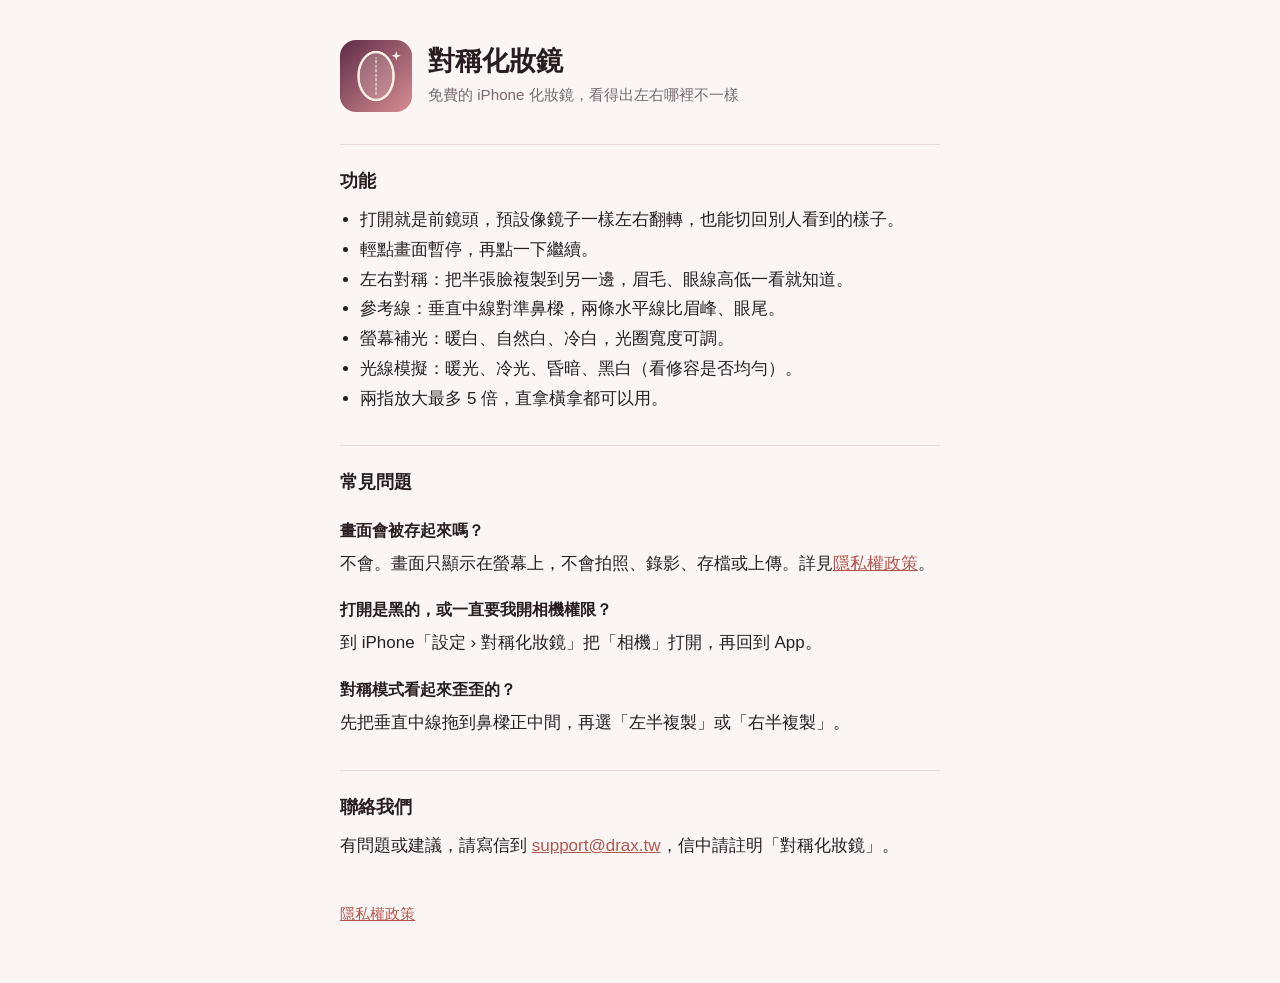
<file: index.html>
<!doctype html>
<html lang="zh-Hant">
<head>
<meta charset="utf-8">
<meta name="viewport" content="width=device-width, initial-scale=1">
<title>對稱化妝鏡 · 客服</title>
<link rel="icon" href="icon.png">
<link rel="stylesheet" href="style.css">
</head>
<body>
<main>
  <header>
    <img src="icon.png" alt="" width="72" height="72">
    <div>
      <h1>對稱化妝鏡</h1>
      <p class="sub">免費的 iPhone 化妝鏡，看得出左右哪裡不一樣</p>
    </div>
  </header>

  <h2>功能</h2>
  <ul>
    <li>打開就是前鏡頭，預設像鏡子一樣左右翻轉，也能切回別人看到的樣子。</li>
    <li>輕點畫面暫停，再點一下繼續。</li>
    <li>左右對稱：把半張臉複製到另一邊，眉毛、眼線高低一看就知道。</li>
    <li>參考線：垂直中線對準鼻樑，兩條水平線比眉峰、眼尾。</li>
    <li>螢幕補光：暖白、自然白、冷白，光圈寬度可調。</li>
    <li>光線模擬：暖光、冷光、昏暗、黑白（看修容是否均勻）。</li>
    <li>兩指放大最多 5 倍，直拿橫拿都可以用。</li>
  </ul>

  <h2>常見問題</h2>
  <h3>畫面會被存起來嗎？</h3>
  <p>不會。畫面只顯示在螢幕上，不會拍照、錄影、存檔或上傳。詳見<a href="privacy.html">隱私權政策</a>。</p>
  <h3>打開是黑的，或一直要我開相機權限？</h3>
  <p>到 iPhone「設定 › 對稱化妝鏡」把「相機」打開，再回到 App。</p>
  <h3>對稱模式看起來歪歪的？</h3>
  <p>先把垂直中線拖到鼻樑正中間，再選「左半複製」或「右半複製」。</p>

  <h2>聯絡我們</h2>
  <p>有問題或建議，請寫信到 <a href="mailto:support@drax.tw">support@drax.tw</a>，信中請註明「對稱化妝鏡」。</p>

  <footer><a href="privacy.html">隱私權政策</a></footer>
</main>
</body>
</html>
</file>
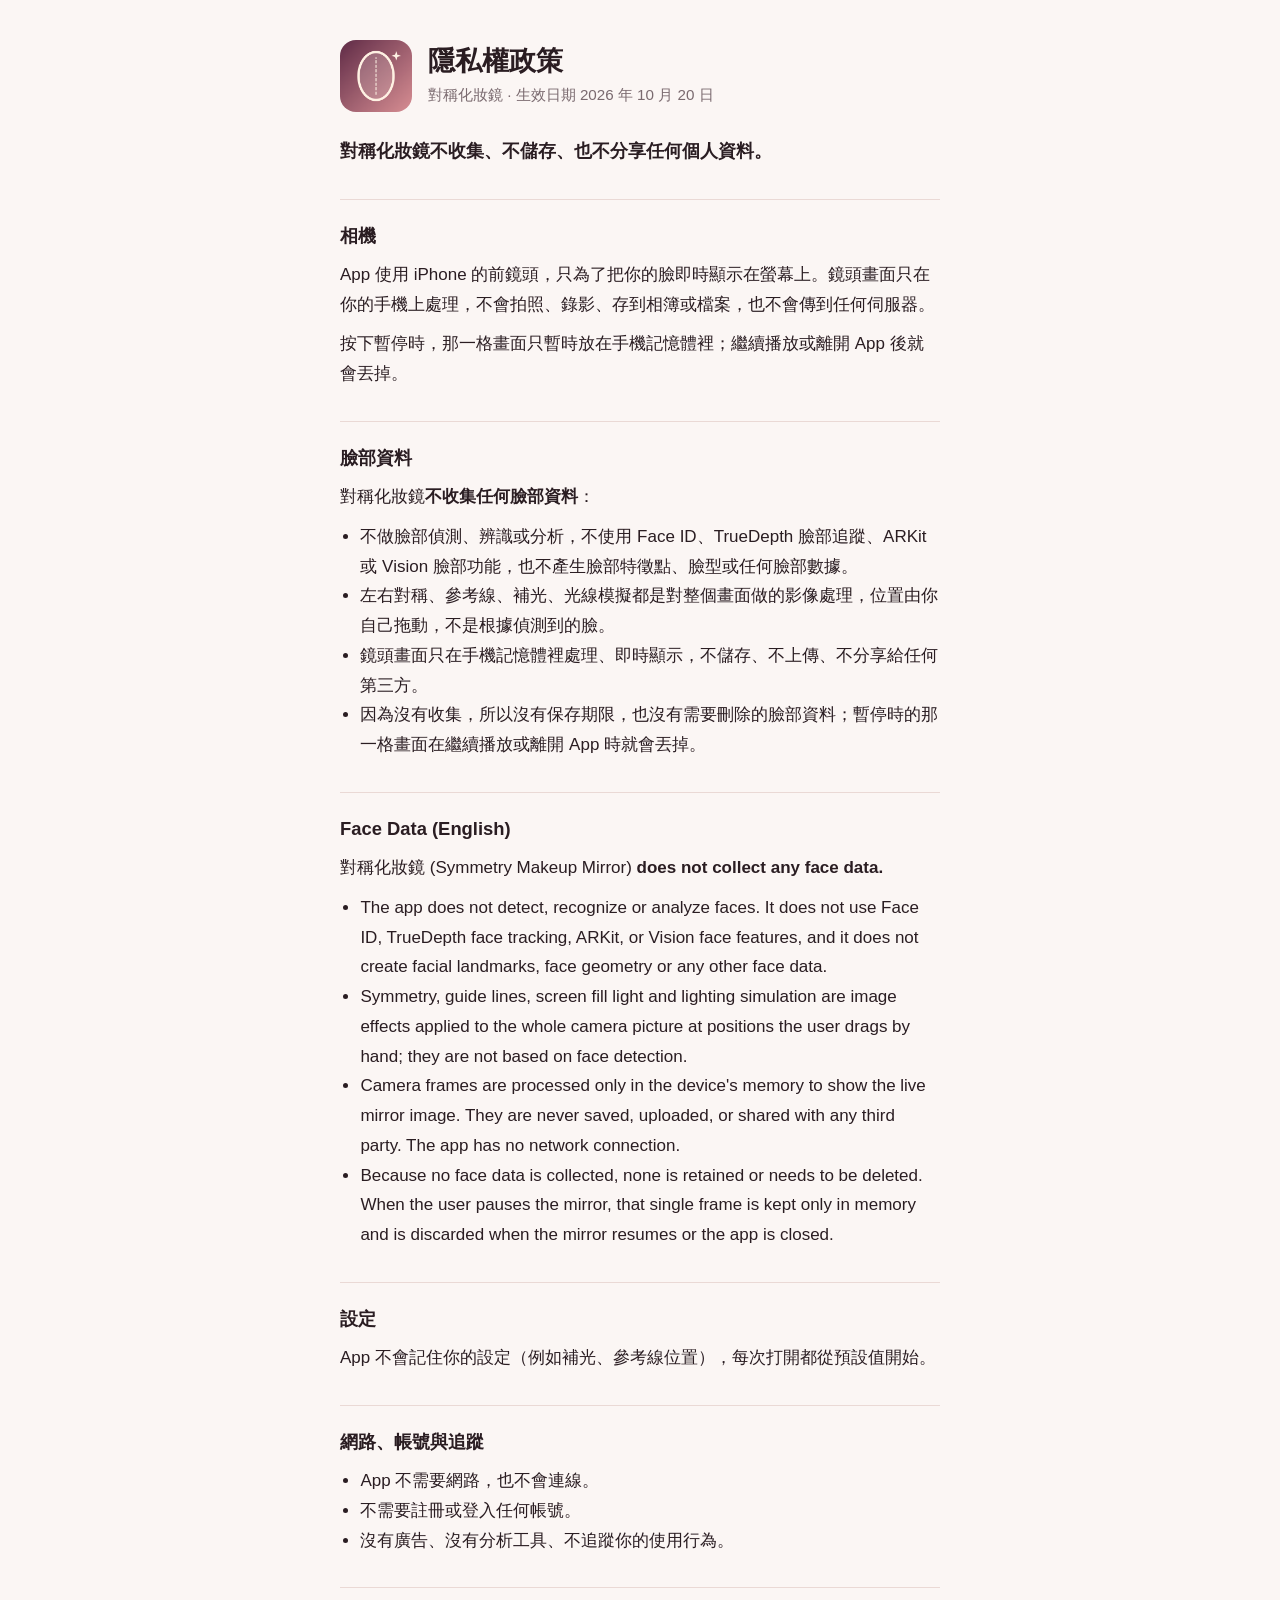
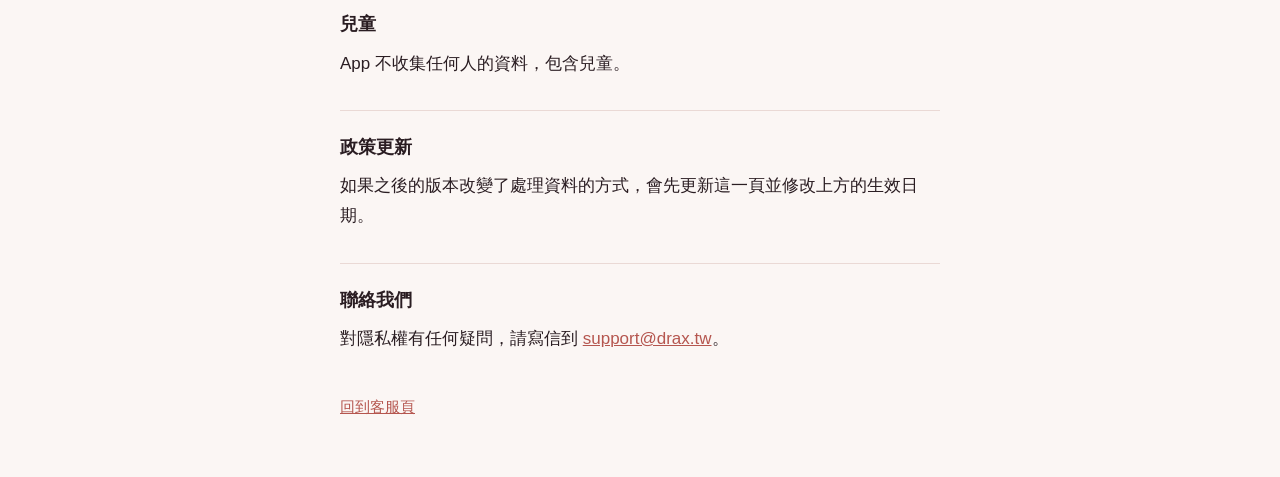
<file: privacy.html>
<!doctype html>
<html lang="zh-Hant">
<head>
<meta charset="utf-8">
<meta name="viewport" content="width=device-width, initial-scale=1">
<title>對稱化妝鏡 · 隱私權政策</title>
<link rel="icon" href="icon.png">
<link rel="stylesheet" href="style.css">
</head>
<body>
<main>
  <header>
    <img src="icon.png" alt="" width="72" height="72">
    <div>
      <h1>隱私權政策</h1>
      <p class="sub">對稱化妝鏡 · 生效日期 2026 年 10 月 20 日</p>
    </div>
  </header>

  <p class="lead">對稱化妝鏡不收集、不儲存、也不分享任何個人資料。</p>

  <h2>相機</h2>
  <p>App 使用 iPhone 的前鏡頭，只為了把你的臉即時顯示在螢幕上。鏡頭畫面只在你的手機上處理，不會拍照、錄影、存到相簿或檔案，也不會傳到任何伺服器。</p>
  <p>按下暫停時，那一格畫面只暫時放在手機記憶體裡；繼續播放或離開 App 後就會丟掉。</p>

  <h2 id="face-data">臉部資料</h2>
  <p>對稱化妝鏡<strong>不收集任何臉部資料</strong>：</p>
  <ul>
    <li>不做臉部偵測、辨識或分析，不使用 Face ID、TrueDepth 臉部追蹤、ARKit 或 Vision 臉部功能，也不產生臉部特徵點、臉型或任何臉部數據。</li>
    <li>左右對稱、參考線、補光、光線模擬都是對整個畫面做的影像處理，位置由你自己拖動，不是根據偵測到的臉。</li>
    <li>鏡頭畫面只在手機記憶體裡處理、即時顯示，不儲存、不上傳、不分享給任何第三方。</li>
    <li>因為沒有收集，所以沒有保存期限，也沒有需要刪除的臉部資料；暫停時的那一格畫面在繼續播放或離開 App 時就會丟掉。</li>
  </ul>

  <h2 id="face-data-en">Face Data (English)</h2>
  <p>對稱化妝鏡 (Symmetry Makeup Mirror) <strong>does not collect any face data.</strong></p>
  <ul>
    <li>The app does not detect, recognize or analyze faces. It does not use Face ID, TrueDepth face tracking, ARKit, or Vision face features, and it does not create facial landmarks, face geometry or any other face data.</li>
    <li>Symmetry, guide lines, screen fill light and lighting simulation are image effects applied to the whole camera picture at positions the user drags by hand; they are not based on face detection.</li>
    <li>Camera frames are processed only in the device's memory to show the live mirror image. They are never saved, uploaded, or shared with any third party. The app has no network connection.</li>
    <li>Because no face data is collected, none is retained or needs to be deleted. When the user pauses the mirror, that single frame is kept only in memory and is discarded when the mirror resumes or the app is closed.</li>
  </ul>

  <h2>設定</h2>
  <p>App 不會記住你的設定（例如補光、參考線位置），每次打開都從預設值開始。</p>

  <h2>網路、帳號與追蹤</h2>
  <ul>
    <li>App 不需要網路，也不會連線。</li>
    <li>不需要註冊或登入任何帳號。</li>
    <li>沒有廣告、沒有分析工具、不追蹤你的使用行為。</li>
  </ul>

  <h2>兒童</h2>
  <p>App 不收集任何人的資料，包含兒童。</p>

  <h2>政策更新</h2>
  <p>如果之後的版本改變了處理資料的方式，會先更新這一頁並修改上方的生效日期。</p>

  <h2>聯絡我們</h2>
  <p>對隱私權有任何疑問，請寫信到 <a href="mailto:support@drax.tw">support@drax.tw</a>。</p>

  <footer><a href="index.html">回到客服頁</a></footer>
</main>
</body>
</html>
</file>
<file: style.css>
:root {
  --bg: #fbf6f4;
  --fg: #2a1d22;
  --muted: #7a6a6f;
  --accent: #b5564f;
  --rule: #ead9d5;
  color-scheme: light;
}
@media (prefers-color-scheme: dark) {
  :root { --bg: #1a1316; --fg: #f3e9e6; --muted: #b3a2a6; --accent: #f2ada4; --rule: #3a2a2f; color-scheme: dark; }
}
* { box-sizing: border-box; }
body {
  margin: 0;
  background: var(--bg);
  color: var(--fg);
  font: 17px/1.75 -apple-system, BlinkMacSystemFont, "PingFang TC", "Noto Sans TC", sans-serif;
}
main {
  max-width: 40rem;
  margin: 0 auto;
  padding-block: 40px 56px;
  padding-left: max(20px, env(safe-area-inset-left));
  padding-right: max(20px, env(safe-area-inset-right));
}
header { display: flex; gap: 16px; align-items: center; margin-bottom: 24px; }
header img { border-radius: 16px; flex: none; }
h1 { font-size: 1.7rem; line-height: 1.3; margin: 0; }
.sub { margin: 4px 0 0; color: var(--muted); font-size: 0.95rem; }
.lead { font-size: 1.1rem; font-weight: 600; }
h2 { font-size: 1.15rem; margin: 32px 0 8px; padding-top: 20px; border-top: 1px solid var(--rule); }
h3 { font-size: 1rem; margin: 18px 0 4px; }
p, ul { margin: 0 0 10px; }
ul { padding-left: 1.2em; }
a { color: var(--accent); }
footer { margin-top: 40px; font-size: 0.95rem; }
</file>
